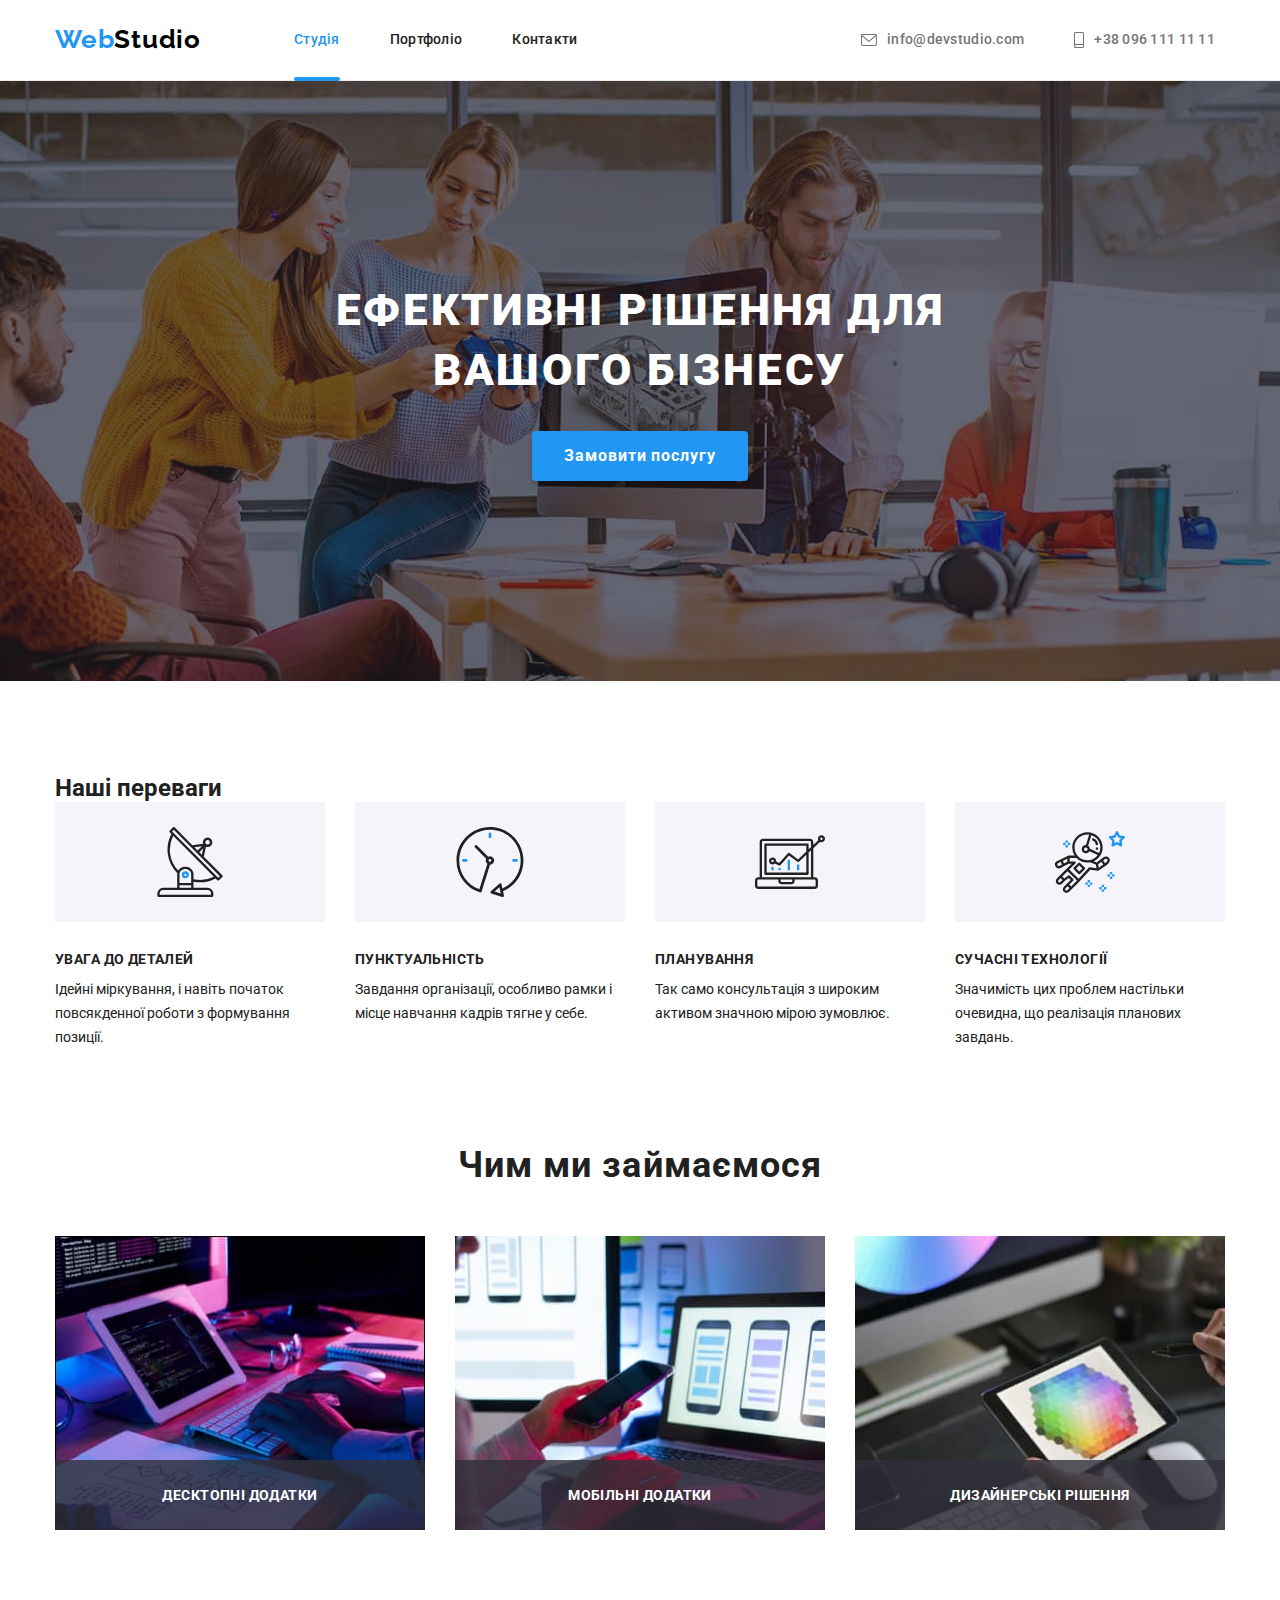
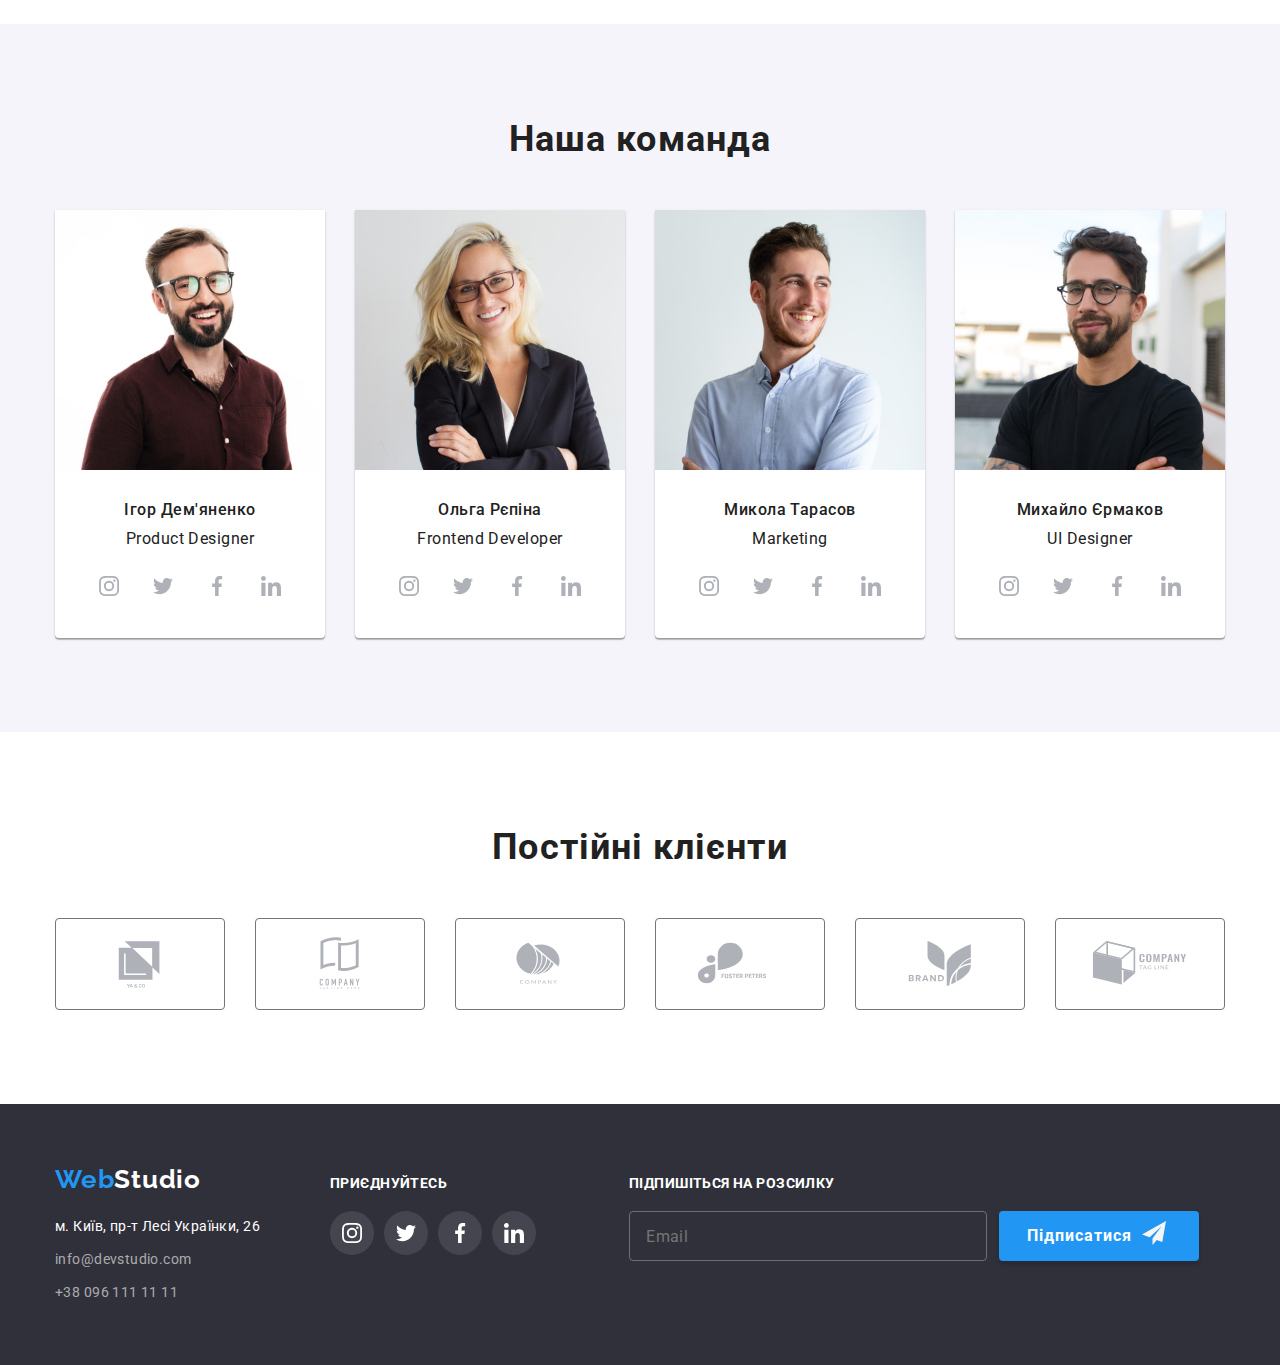
<file: index.html>
<!DOCTYPE html>
<html lang="uk">
  <head>
    <meta charset="UTF-8" />
    <meta http-equiv="X-UA-Compatible" content="IE=edge" />
    <meta name="viewport" content="width=device-width, initial-scale=1.0" />
    <title>Студія</title>
    <link rel="preconnect" href="https://fonts.googleapis.com" />
    <link rel="preconnect" href="https://fonts.gstatic.com" crossorigin />
    <link
      href="https://fonts.googleapis.com/css2?family=Raleway:wght@700&family=Roboto:wght@400;500;700;900&display=swap"
      rel="stylesheet"
    />
    <link
      rel="stylesheet"
      href="https://cdn.jsdelivr.net/npm/modern-normalize@1.1.0/modern-normalize.min.css"
    />
    <link rel="stylesheet" href="./css/main.min.css" />
    <!-- <link rel="stylesheet" href="./css/styles.css" /> -->
  </head>
  <body>
    <!-- header of the site -->
    <header class="header">
      <div class="container header__container">
        <a class="header__logo logo link" href="./index.html">
          <span class="logo__web logo">Web</span
          ><span class="logo__studio-header logo">Studio</span></a
        >
        <div class="nav">
          <nav>
            <ul class="nav__list list">
              <li class="nav__item">
                <a class="nav__link nav__link--current link" href="#">Студія</a>
              </li>
              <li class="nav__item">
                <a class="nav__link link" href="./portfolio.html"
                  >Портфоліо</a
                >
              </li>
              <li class="nav__item">
                <a class="nav__link link" href="#">Контакти</a>
              </li>
            </ul>
          </nav>
        </div>

        <div class="contact contact__container">
          <ul class="contact__list list">
            <li class="contact__item-icons contact__item">
              <a
                class="contact__link contact__list link"
                href="mailto:info@devstudio.com"
                ><svg class="contact__icon" width="16" height="12">
                  <use href="./images/icons.svg#icon-envelope"></use>
                </svg>
                info@devstudio.com
              </a>
            </li>
            <li class="contact__item-icons contact__item">
              <a class="contact__link contact__list link" href="tel:+380961111111"
                ><svg class="contact__icon" width="10" height="16">
                  <use href="./images/icons.svg#icon-smartphone"></use>
                </svg>
                +38 096 111 11 11
              </a>
            </li>
          </ul>
        </div>
      </div>
    </header>

    <!-- main content -->
    <main>
      <!-- hero -->
      <section class="hero">
        <div class="hero__container container">
          <h1 class="hero__sign">Ефективні рішення для вашого бізнесу</h1>
          <button type="button" class="button btn--preliminary" data-modal-open>
            Замовити послугу
          </button>
        </div>
      </section>
      
      <!-- specialty -->
      <section class="specialty section">
        <div class="container">
          <h2 class="visually-hidden">Наші переваги</h2>
          <ul class="specialty__list specialty__container list">
            <li class="specialty__item">
              <div class="specialty__icons-container">
                <svg class="specialty__icons" width="70" height="70">
                  <use href="./images/icons.svg#icon-antenna"></use>
                </svg>
              </div>
              <h3 class="specialty__title">увага до деталей</h3>
              <p class="specialty__text">
                Ідейні міркування, і навіть початок повсякденної роботи з
                формування позиції.
              </p>
            </li>
            <li class="specialty__item">
              <div class="specialty__icons-container">
                <svg class="specialty__icons" width="70" height="70">
                  <use href="./images/icons.svg#icon-clock"></use>
                </svg>
              </div>

              <h3 class="specialty__title">пунктуальність</h3>
              <p class="specialty__text">
                Завдання організації, особливо&nbsp;рамки і місце навчання
                кадрів тягне у&nbsp;себе.
              </p>
            </li>
            <li class="specialty__item">
              <div class="specialty__icons-container">
                <svg class="specialty__icons" width="70" height="70">
                  <use href="./images/icons.svg#icon-diagram"></use>
                </svg>
              </div>

              <h3 class="specialty__title">планування</h3>
              <p class="specialty__text">
                Так само консультація з широким активом&nbsp;значною мірою
                зумовлює.
              </p>
            </li>
            <li class="specialty__item">
              <div class="specialty__icons-container">
                <svg class="specialty__icons" width="70" height="70">
                  <use href="./images/icons.svg#icon-astronaut"></use>
                </svg>
              </div>

              <h3 class="specialty__title">сучасні технології</h3>
              <p class="specialty__text">
                Значимість цих проблем настільки очевидна, що реалізація
                планових завдань.
              </p>
            </li>
          </ul>
        </div>
      </section>
      <!-- our business -->

      <section class="business section">
        <div class="container">
          <h2 class="section-title business__title">Чим ми займаємося</h2>
            <ul class="business__list list">
              <li class="business__item">
                <div class="business__item-container">
                  <img
  src="./images/business1.jpg"
  alt="вид послуг 1"
  width="370px"
    />
                 <p class="business__text">десктопні додатки</p>
                </div>  
              </li>

                <li class="business__item">
              <div class="business__item-container">
                  <img
                    src="./images/business2.jpg"
                    alt="вид послуг 2"
                    width="370"
                  />
                  <p class="business__text">мобільні додатки</p>
              </div>
                 </li>
               <li class="business__item">
              <div class="business__item-container">
                  <img
                    src="./images/business3.jpg"
                    alt="вид послуг 3"
                    width="370"
                  />
              
                  <p class="business__text">дизайнерські рішення</p>
                </div>
              </li>
            </ul>
          </div>
        </div>
      </section>
      <!-- our team -->
      <section class="team section">
        <div class="team__container container">
          <h2 class="team__title section-title">Наша команда</h2>
          <div class="team__list-container">
            <ul class="team__list list">
              <li class="team__item">
                <img
                  src="./images/team1.jpg"
                  alt="фото Ігоря Дем'яненко"
                  width="270"
                />
                <div class="team__card">
                  <h3 class="team__card-title">Ігор Дем'яненко</h3>
                  <p class="team__card-text">Product Designer</p>
                  <ul class="team__social-list list">
                    <li class="team__social-items">
                      <a
                        class="team__social-icons"
                        href="http://instagram.com"
                        target="_blank"
                        rel="noopener nofollow noreferrer"
                      >
                        <svg class="team__icons" width="20" height="20">
                          <use href="./images/icons.svg#icon-instagram"></use>
                        </svg>
                      </a>
                    </li>

                    <li class="team__social-items">
                      <a
                        class="team__social-icons"
                        href="http://twitter.com"
                        target="_blank"
                        rel="noopener nofollow noreferrer"
                      >
                        <svg class="team__icons" width="20" height="20">
                          <use href="./images/icons.svg#icon-twitter"></use>
                        </svg>
                      </a>
                    </li>
                    <li class="team__social-items">
                      <a
                        class="team__social-icons"
                        href="http://facebook.com"
                        target="_blank"
                        rel="noopener nofollow noreferrer"
                      >
                        <svg class="team__icons" width="20" height="20">
                          <use href="./images/icons.svg#icon-facebook"></use>
                        </svg>
                      </a>
                    </li>
                    <li class="team__social-items">
                      <a
                        class="team__social-icons"
                        href="http://linkedin.com"
                        target="_blank"
                        rel="noopener nofollow noreferrer"
                      >
                        <svg class="team__icons" width="20" height="20">
                          <use href="./images/icons.svg#icon-linkedin"></use>
                        </svg>
                      </a>
                    </li>
                  </ul>
                </div>
              </li>
              <li class="team__item">
                <img
                  src="./images/team2.jpg"
                  alt="фото Ольги Рєпіною"
                  width="270"
                />
                <div class="team__card">
                  <h3 class="team__card-title">Ольга Рєпіна</h3>
                  <p class="team__card-text">Frontend Developer</p>
                  <ul class="list team__social-list">
                    <li class="team__social-items">
                      <a
                        class="team__social-icons"
                        href="http://instagram.com"
                        target="_blank"
                        rel="noopener nofollow noreferrer"
                      >
                        <svg class="team__icons" width="20" height="20">
                          <use href="./images/icons.svg#icon-instagram"></use>
                        </svg>
                      </a>
                    </li>

                    <li class="team__social-items">
                      <a
                        class="team__social-icons"
                        href="http://twitter.com"
                        target="_blank"
                        rel="noopener nofollow noreferrer"
                      >
                        <svg class="team__icons" width="20" height="20">
                          <use href="./images/icons.svg#icon-twitter"></use>
                        </svg>
                      </a>
                    </li>
                    <li class="team__social-items">
                      <a
                        class="team__social-icons"
                        href="http://facebook.com"
                        target="_blank"
                        rel="noopener nofollow noreferrer"
                      >
                        <svg class="team__icons" width="20" height="20">
                          <use href="./images/icons.svg#icon-facebook"></use>
                        </svg>
                      </a>
                    </li>
                    <li class="team__social-items">
                      <a
                        class="team__social-icons"
                        href="http://linkedin.com"
                        target="_blank"
                        rel="noopener nofollow noreferrer"
                      >
                        <svg class="team__icons" width="20" height="20">
                          <use href="./images/icons.svg#icon-linkedin"></use>
                        </svg>
                      </a>
                    </li>
                  </ul>
                </div>
              </li>
              <li class="team__item">
                <img
                  src="./images/team3.jpg"
                  alt="фото Миколи Тарасова"
                  width="270"
                />
                <div class="team__card">
                  <h3 class="team__card-title">Микола Тарасов</h3>
                  <p class="team__card-text">Marketing</p>
                  <ul class="list team__social-list">
                    <li class="team__social-items">
                      <a
                        class="team__social-icons"
                        href="http://instagram.com"
                        target="_blank"
                        rel="noopener nofollow noreferrer"
                      >
                        <svg class="team__icons" width="20" height="20">
                          <use href="./images/icons.svg#icon-instagram"></use>
                        </svg>
                      </a>
                    </li>

                    <li class="team__social-items">
                      <a
                        class="team__social-icons"
                        href="http://twitter.com"
                        target="_blank"
                        rel="noopener nofollow noreferrer"
                      >
                        <svg class="team__icons" width="20" height="20">
                          <use href="./images/icons.svg#icon-twitter"></use>
                        </svg>
                      </a>
                    </li>
                    <li class="team__social-items">
                      <a
                        class="team__social-icons"
                        href="http://facebook.com"
                        target="_blank"
                        rel="noopener nofollow noreferrer"
                      >
                        <svg class="team__icons" width="20" height="20">
                          <use href="./images/icons.svg#icon-facebook"></use>
                        </svg>
                      </a>
                    </li>
                    <li class="team__social-items">
                      <a
                        class="team__social-icons"
                        href="http://linkedin.com"
                        target="_blank"
                        rel="noopener nofollow noreferrer"
                      >
                        <svg class="team__icons" width="20" height="20">
                          <use href="./images/icons.svg#icon-linkedin"></use>
                        </svg>
                      </a>
                    </li>
                  </ul>
                </div>
              </li>
              <li class="team__item">
                <img
                  src="./images/team4.jpg"
                  alt="фото Михайла Єрмакова"
                  width="270"
                />
                <div class="team__card">
                  <h3 class="team__card-title">Михайло Єрмаков</h3>
                  <p class="team__card-text">UI Designer</p>
                  <ul class="list team__social-list">
                    <li class="team__social-items">
                      <a
                        class="team__social-icons"
                        href="http://instagram.com"
                        target="_blank"
                        rel="noopener nofollow noreferrer"
                      >
                        <svg class="team__icons" width="20" height="20">
                          <use href="./images/icons.svg#icon-instagram"></use>
                        </svg>
                      </a>
                    </li>

                    <li class="team__social-items">
                      <a
                        class="team__social-icons"
                        href="http://twitter.com"
                        target="_blank"
                        rel="noopener nofollow noreferrer"
                      >
                        <svg class="team__icons" width="20" height="20">
                          <use href="./images/icons.svg#icon-twitter"></use>
                        </svg>
                      </a>
                    </li>
                    <li class="team__social-items">
                      <a
                        class="team__social-icons"
                        href="http://facebook.com"
                        target="_blank"
                        rel="noopener nofollow noreferrer"
                      >
                        <svg class="team__icons" width="20" height="20">
                          <use href="./images/icons.svg#icon-facebook"></use>
                        </svg>
                      </a>
                    </li>
                    <li class="team__social-items">
                      <a
                        class="team__social-icons"
                        href="http://linkedin.com"
                        target="_blank"
                        rel="noopener nofollow noreferrer"
                      >
                        <svg class="team__icons" width="20" height="20">
                          <use href="./images/icons.svg#icon-linkedin"></use>
                        </svg>
                      </a>
                    </li>
                  </ul>
                </div>
              </li>
            </ul>
          </div>
        </div>
      </section>

      <!-- clients -->
      <section class="clients section">
        <div class="container">
          <h2 class="clients__text section-title">Постійні клієнти</h2>
          <ul class="clients__list list">
            <li class="clients__item">
              <a href="" class="clients__item-icons">
                <svg class="client__item-icon" width="106" height="60">
                  <use href="./images/icons.svg#icon-logo-1"></use>
                </svg>
              </a>
            </li>
            <li class="clients__item">
              <a href="" class="clients__item-icons">
                <svg class="client__item-icon" width="106" height="60">
                  <use href="./images/icons.svg#icon-logo-2"></use>
                </svg>
              </a>
            </li>
            <li class="clients__item">
              <a href="" class="clients__item-icons">
                <svg class="client__item-icon" width="106" height="60">
                  <use href="./images/icons.svg#icon-logo-3"></use>
                </svg>
              </a>
            </li>
            <li class="clients__item">
              <a href="" class="clients__item-icons">
                <svg class="client__item-icon" width="106" height="60">
                  <use href="./images/icons.svg#icon-logo-4"></use>
                </svg>
              </a>
            </li>
            <li class="clients__item">
              <a href="" class="clients__item-icons">
                <svg class="client__item-icon" width="106" height="60">
                  <use href="./images/icons.svg#icon-logo-5"></use>
                </svg>
              </a>
            </li>
            <li class="clients__item">
              <a href="" class="clients__item-icons">
                <svg class="client__item-icon" width="106" height="60">
                  <use href="./images/icons.svg#icon-logo-6"></use>
                </svg>
              </a>
            </li>
          </ul>
        </div>

      </section>
    </main>
    <!-- background -->
    <footer class="footer">
      <div class="footer__container container">
        <div class="footer__contacts">
          <a href="./index.html" class="logo--mb link"
            ><span class="logo__web logo">Web</span
            ><span class="logo__studio-footer logo">Studio</span></a
          >
          <address>
            <ul class="address__list list">
              <li class="address__item">
                <a
                  href="https://goo.gl/maps/tbxTE9ojFHjDwj2v6"
                  target="_blank"
                  rel="noopener nofollow noreferrer"
                  class="location link"
                  >м. Київ, пр-т Лесі Українки, 26</a
                >
              </li>
              <li class="address__item">
                <a href="mailto:info@devstudio.com" class="address__style link"
                  >info@devstudio.com</a
                >
              </li>
              <li class="address__item">
                <a href="tel:+380961111111" class="address__style link"
                  >+38 096 111 11 11</a
                >
              </li>
            </ul>
          </address>
        </div>
        <div class="footer__social">
          <p class="footer__text">приєднуйтесь</p>
          <ul class="footer__social-list list">
            <li class="footer__social-item">
              <a
                href="http://instagram.com"
                target="_blank"
                rel="noopener nofollow noreferrer"
                class="footer__social-link"
              >
                <svg class="footer__social-icons" width="20" height="20">
                  <use href="./images/icons.svg#icon-instagram"></use>
                </svg>
              </a>
            </li>
            <li class="footer__social-item">
              <a
                href="http://twitter.com"
                target="_blank"
                rel="noopener nofollow noreferrer"
                class="footer__social-link"
              >
                <svg class="footer__social-icons" width="20" height="20">
                  <use href="./images/icons.svg#icon-twitter"></use>
                </svg>
              </a>
            </li>
            <li class="footer__social-item">
              <a
                href="http://facebook.com"
                target="_blank"
                rel="noopener nofollow noreferrer"
                class="footer__social-link"
              >
                <svg class="footer__social-icons" width="20" height="20">
                  <use href="./images/icons.svg#icon-facebook"></use>
                </svg>
              </a>
            </li>
            <li class="footer__social-item">
              <a
                href="http://linkedin.com"
                target="_blank"
                rel="noopener nofollow noreferrer"
                class="footer__social-link"
              >
                <svg class="footer__social-icons" width="20" height="20">
                  <use href="./images/icons.svg#icon-linkedin"></use>
                </svg>
              </a>
            </li>
          </ul>
        </div>
        <div class="footer__form">
          <p class="footer__text">Підпишіться на розсилку</p>
           <form class="footer__form-form">
               <label for="email" class="footer-form-label">
                <input type="email" class="footer__form-input" name="email" placeholder="Email">
                </label>
                <button class="footer__btn" type="submit">Підписатися <span><svg class="footer__icon" width="24" height="24">
                  <use href="./images/icons.svg#icon-icon-send"></use>
                </svg></span></button>
           </form>
        </div>

      </div>
    </footer>
        <!-- modal window -->
        <div class="backdrop backdrop--hidden" data-modal>
        <div class="modal">
          <p class="modal-text">Залиште свої дані, ми вам передзвонимо</p>
          <form class="modal-form">
            <div class="modal-form-container">
              <label class="modal-form-input">
                               <span class="form-label">Ім'я</span>
 <input class="modal-input" type="text" name="name">
                <svg class="modal-icons" width="18" height="18">
                  <use href="./images/icons.svg#icon-person-black-18dp-1"></use>
                </svg>
              </label>
              <label class="modal-form-input">
                <span class="form-label">Телефон</span>
                <input class="modal-input" type="tel" name="phone">
                <svg class="modal-icons" width="18" height="18">
                  <use href="./images/icons.svg#icon-phone-black-18dp-1"></use>
                </svg>
              </label>
              <label class="modal-form-input">
                 <span class="form-label">Пошта</span>
               <input class="modal-input" type="text" name="email">
                <svg class="modal-icons" width="18" height="18">
                  <use href="./images/icons.svg#icon-email-black-18dp-1"></use>
                </svg>
              </label>
              <label class="form-input">
                <span class="form-label">Коментар</span>
                <textarea class="form-textarea" name="text" rows="5" placeholder="Введіть текст"></textarea>
              </label>
  <label class="checkbox-text-label">
     <input class="form-checkbox" type="checkbox" name="accept" visually-hidden>
     <!-- <svg class="form-checkbox-icon" width="16" height="15">
       <use class="unchecked" href="./images/icons.svg#icon-icon-uncheck"></use>
       <use class="checked" href="./images/icons.svg#icon-icon-check"></use>
      </svg> -->
   <span class="checkbox-text">Погоджуюся з розсилкою та приймаю <a href="./README.txt"><span class="modal-license-text">Умови договору</span></a> </span>
  </label>
           <button class="modal-btn" type="submit">Відправити</button>
            </div>
          </form>
     <button class="close-btn" type="button" data-modal-close><svg class="modal-icon" width="18" height="18">
      <use href="./images/icons.svg#icon-close"></use>
    </svg></button>
        </div>
      </div>
    
    <script src="./js/modal.js"></script>
  </body>
</html>
</file>
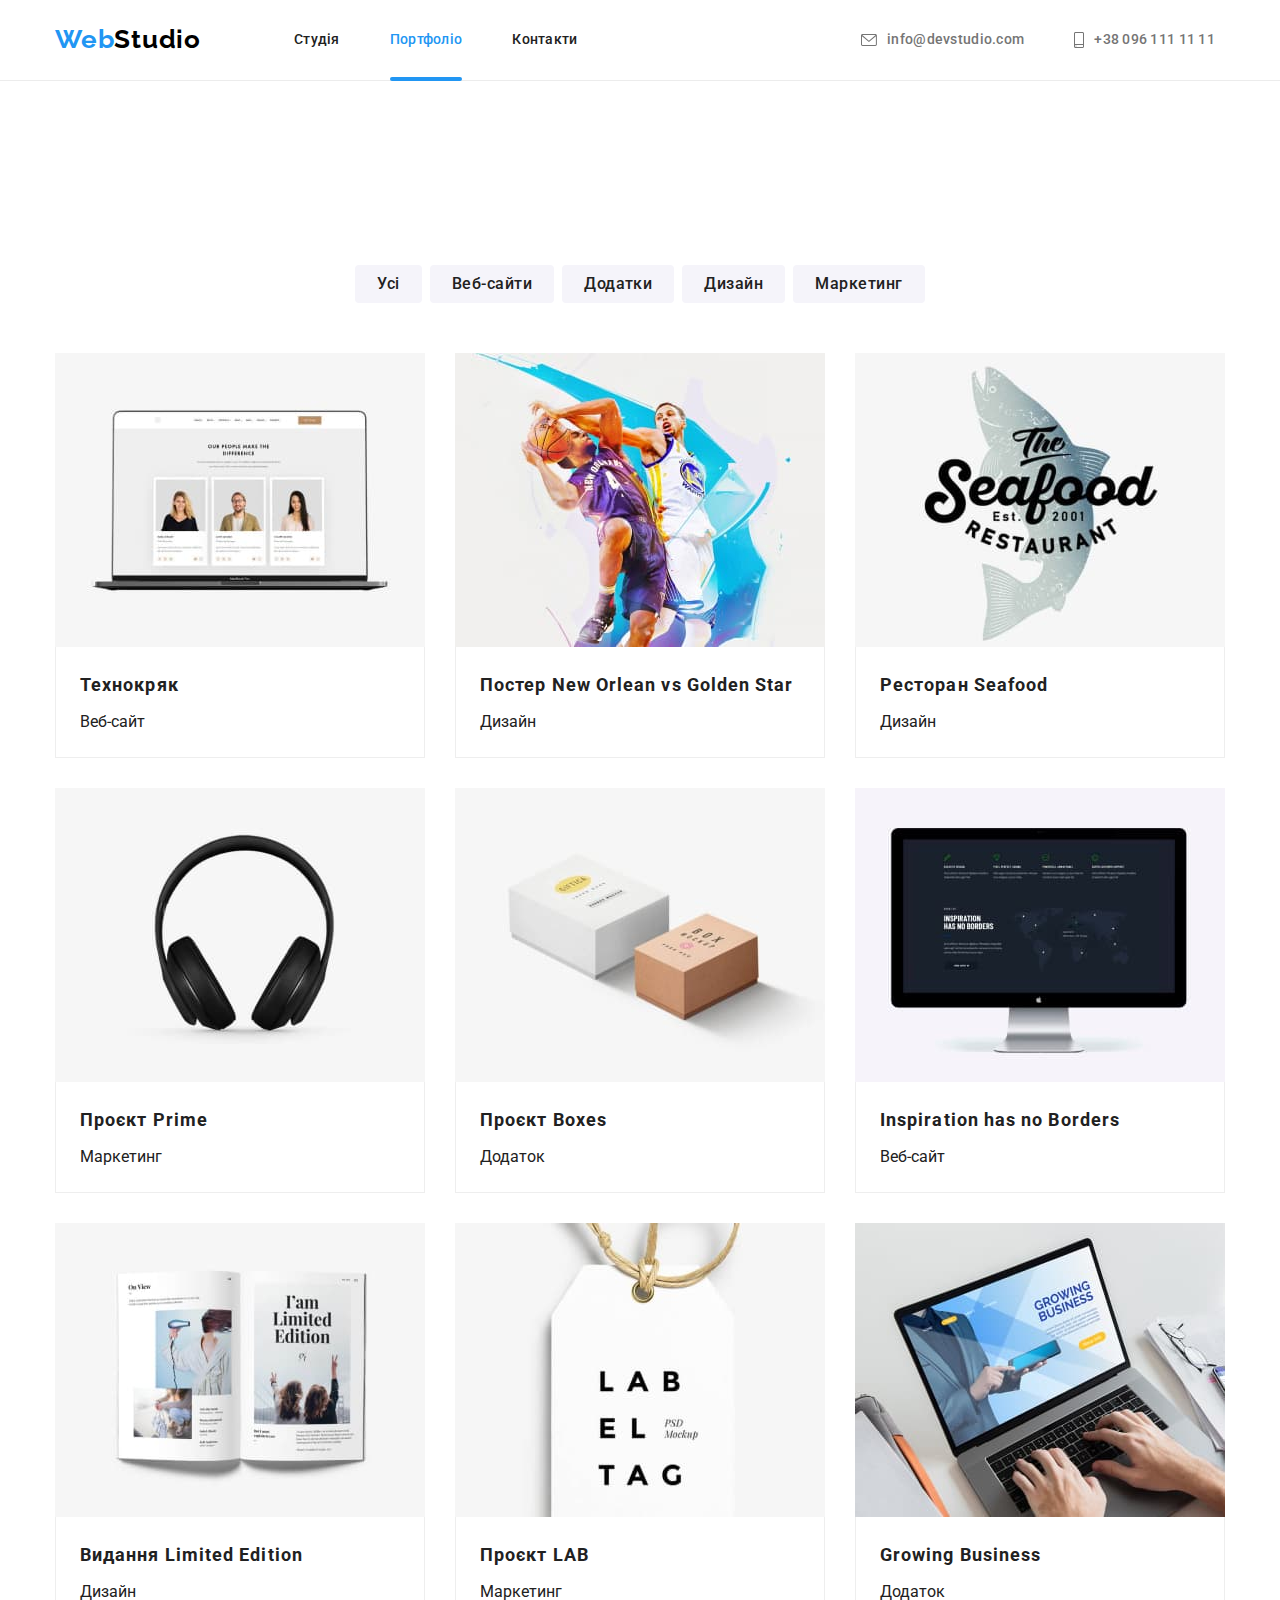
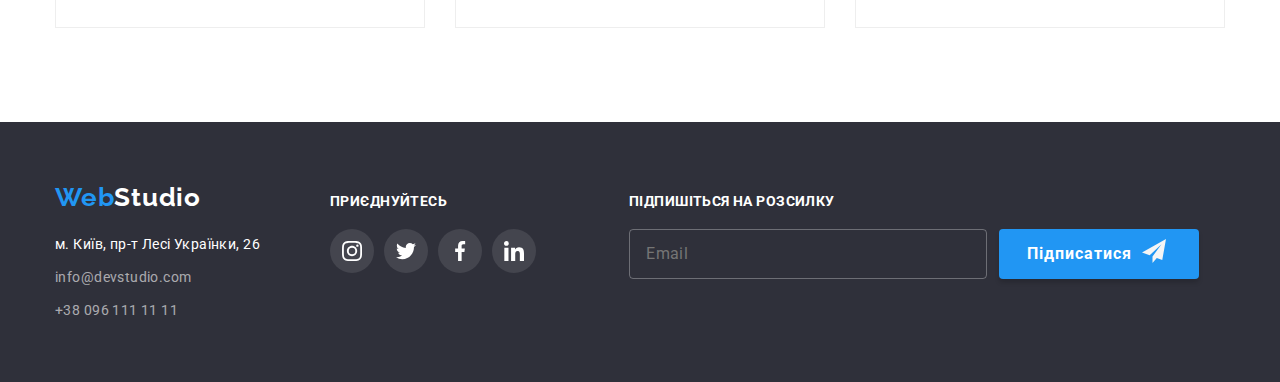
<file: portfolio.html>
<!DOCTYPE html>
<html lang="uk">
  <head>
    <meta charset="UTF-8" />
    <meta http-equiv="X-UA-Compatible" content="IE=edge" />
    <meta name="viewport" content="width=device-width, initial-scale=1.0" />
    <title>Портфоліо</title>
    <link rel="preconnect" href="https://fonts.googleapis.com" />
    <link rel="preconnect" href="https://fonts.gstatic.com" crossorigin />
    <link
      href="https://fonts.googleapis.com/css2?family=Raleway:wght@700&family=Roboto:wght@400;500;700;900&display=swap"
      rel="stylesheet"
    />
    <link
      rel="stylesheet"
      href="https://cdn.jsdelivr.net/npm/modern-normalize@1.1.0/modern-normalize.min.css"
    />
    <link rel="stylesheet" href="./css/main.min.css" />
    <!-- <link rel="stylesheet" href="./css/styles.css" /> -->
  </head>
  <body>
    <!-- header of the site -->
    <header class="header">
      <div class="container header__container">
        <a class="header__logo logo link" href="./index.html">
          <span class="logo__web logo">Web</span
          ><span class="logo__studio-header logo">Studio</span></a
        >
        <div class="nav">
          <nav>
            <ul class="nav__list list">
              <li class="nav__item">
                <a class="nav__link link" href="./index.html">Студія</a>
              </li>
              <li class="nav__item">
                <a class="nav__link nav__link--current link" href="#"
                  >Портфоліо</a
                >
              </li>
              <li class="nav__item">
                <a class="nav__link link" href="#">Контакти</a>
              </li>
            </ul>
          </nav>
        </div>

        <div class="contact contact__container">
          <ul class="contact__list list">
            <li class="contact__item-icons contact__item">
              <a
                class="contact__link contact__list link"
                href="mailto:info@devstudio.com"
                ><svg class="contact__icon" width="16" height="12">
                  <use href="./images/icons.svg#icon-envelope"></use>
                </svg>
                info@devstudio.com
              </a>
            </li>
            <li class="contact__item-icons contact__item">
              <a
                class="contact__link contact__list link"
                href="tel:+380961111111"
                ><svg class="contact__icon" width="10" height="16">
                  <use href="./images/icons.svg#icon-smartphone"></use>
                </svg>
                +38 096 111 11 11
              </a>
            </li>
          </ul>
        </div>
      </div>
    </header>
    <main>
      <!-- Основні проекти -->
      <section class="projects__section projects section">
        <div class="container">
          <h1 class="visually-hidden">Основні проекти</h1>
          <!-- Групування проектів -->
          <ul class="projects__group-list list">
            <li class="projects__group-item">
              <button type="button" class="btn--filter button">Усі</button>
            </li>
            <li class="projects__group-item">
              <button type="button" class="btn--filter button">
                Веб-сайти
              </button>
            </li>
            <li class="projects__group-item">
              <button type="button" class="btn--filter button">Додатки</button>
            </li>
            <li class="projects__group-item">
              <button type="button" class="btn--filter button">Дизайн</button>
            </li>
            <li class="projects__group-item">
              <button type="button" class="btn--filter button">
                Маркетинг
              </button>
            </li>
          </ul>
          <!-- Описи проектів -->
          <ul class="project__list project list">
            <li class="project__item">
              <div class="project__thumb">
                <img
                  src="./images/project1.jpg"
                  alt="Вебсайт Технокряк"
                  width="370px"
                />
                <div class="project__overlay">
                  <p class="project__overlay-text">
                    Ресурс пропонує комплексні пропозиції з різним рівнем
                    функціоналу та сервісів. Все це дозволить відвідувачу
                    отримати вичерпні відомості про компанію чи приватну особу.
                  </p>
                </div>
              </div>
              <div class="project__frame">
                <h2 class="project__title">Технокряк</h2>
                <p class="project__text">Веб-сайт</p>
              </div>
            </li>
            <li class="project__item">
              <div class="project__thumb">
                <img
                  src="./images/project2.jpg"
                  alt="Постер New Orlean vs Golden Star"
                  width="370px"
                />
                <div class="project__overlay">
                  <p class="project__overlay-text">
                    Ресурс пропонує комплексні пропозиції з різним рівнем
                    функціоналу та сервісів. Все це дозволить відвідувачу
                    отримати вичерпні відомості про компанію чи приватну особу.
                  </p>
                </div>
              </div>
              <div class="project__frame">
                <h2 class="project__title">Постер New Orlean vs Golden Star</h2>
                <p class="project__text">Дизайн</p>
              </div>
            </li>
            <li class="project__item">
              <div class="project__thumb">
                <img
                  src="./images/project3.jpg"
                  alt="Лого Ресторану Seafood"
                  width="370px"
                />
                <div class="project__overlay">
                  <p class="project__overlay-text">
                    Ресурс пропонує комплексні пропозиції з різним рівнем
                    функціоналу та сервісів. Все це дозволить відвідувачу
                    отримати вичерпні відомості про компанію чи приватну особу.
                  </p>
                </div>
              </div>
              <div class="project__frame">
                <h2 class="project__title">Ресторан Seafood</h2>
                <p class="project__text">Дизайн</p>
              </div>
            </li>
            <li class="project__item">
              <div class="project__thumb">
                <img
                  src="./images/project4.jpg"
                  alt="Лого Проєкту Prime"
                  width="370px"
                />
                <div class="project__overlay">
                  <p class="project__overlay-text">
                    Ресурс пропонує комплексні пропозиції з різним рівнем
                    функціоналу та сервісів. Все це дозволить відвідувачу
                    отримати вичерпні відомості про компанію чи приватну особу.
                  </p>
                </div>
              </div>
              <div class="project__frame">
                <h2 class="project__title">Проєкт Prime</h2>
                <p class="project__text">Маркетинг</p>
              </div>
            </li>
            <li class="project__item">
              <div class="project__thumb">
                <img
                  src="./images/project5.jpg"
                  alt="Лого Проєкту Boxes"
                  width="370px"
                />
                <div class="project__overlay">
                  <p class="project__overlay-text">
                    Ресурс пропонує комплексні пропозиції з різним рівнем
                    функціоналу та сервісів. Все це дозволить відвідувачу
                    отримати вичерпні відомості про компанію чи приватну особу.
                  </p>
                </div>
              </div>
              <div class="project__frame">
                <h2 class="project__title">Проєкт Boxes</h2>
                <p class="project__text">Додаток</p>
              </div>
            </li>
            <li class="project__item">
              <div class="project__thumb">
                <img
                  src="./images/project6.jpg"
                  alt="Веб-сайт Inspiration has no
                  Borders"
                  width="370px"
                />
                <div class="project__overlay">
                  <p class="project__overlay-text">
                    Ресурс пропонує комплексні пропозиції з різним рівнем
                    функціоналу та сервісів. Все це дозволить відвідувачу
                    отримати вичерпні відомості про компанію чи приватну особу.
                  </p>
                </div>
              </div>
              <div class="project__frame">
                <h2 class="project__title">Inspiration has no Borders</h2>
                <p class="project__text">Веб-сайт</p>
              </div>
            </li>
            <li class="project__item">
              <div class="project__thumb">
                <img
                  src="./images/project7.jpg"
                  alt="Видання Limited Edition"
                  width="370px"
                />
                <div class="project__overlay">
                  <p class="project__overlay-text">
                    Ресурс пропонує комплексні пропозиції з різним рівнем
                    функціоналу та сервісів. Все це дозволить відвідувачу
                    отримати вичерпні відомості про компанію чи приватну особу.
                  </p>
                </div>
              </div>
              <div class="project__frame">
                <h2 class="project__title">Видання Limited Edition</h2>
                <p class="project__text">Дизайн</p>
              </div>
            </li>
            <li class="project__item">
              <div class="project__thumb">
                <img
                  src="./images/project8.jpg"
                  alt="Лого Проєкту LAB"
                  width="370px"
                />
                <div class="project__overlay">
                  <p class="project__overlay-text">
                    Ресурс пропонує комплексні пропозиції з різним рівнем
                    функціоналу та сервісів. Все це дозволить відвідувачу
                    отримати вичерпні відомості про компанію чи приватну особу.
                  </p>
                </div>
              </div>
              <div class="project__frame">
                <h2 class="project__title">Проєкт LAB</h2>
                <p class="project__text">Маркетинг</p>
              </div>
            </li>

            <li class="project__item">
              <div class="project__thumb">
                <img
                  src="./images/project9.jpg"
                  alt="Лого Додатку Growing Busines"
                  width="370px"
                />
                <div class="project__overlay">
                  <p class="project__overlay-text">
                    Ресурс пропонує комплексні пропозиції з різним рівнем
                    функціоналу та сервісів. Все це дозволить відвідувачу
                    отримати вичерпні відомості про компанію чи приватну особу.
                  </p>
                </div>
              </div>
              <div class="project__frame">
                <h2 class="project__title">Growing Business</h2>
                <p class="project__text">Додаток</p>
              </div>
            </li>
          </ul>
        </div>
      </section>
    </main>
    <!-- background -->
    <footer class="footer">
      <div class="footer__container container">
        <div class="footer__contacts">
          <a href="./index.html" class="logo--mb link"
            ><span class="logo__web logo">Web</span
            ><span class="logo__studio-footer logo">Studio</span></a
          >
          <address>
            <ul class="address__list list">
              <li class="address__item">
                <a
                  href="https://goo.gl/maps/tbxTE9ojFHjDwj2v6"
                  target="_blank"
                  rel="noopener nofollow noreferrer"
                  class="location link"
                  >м. Київ, пр-т Лесі Українки, 26</a
                >
              </li>
              <li class="address__item">
                <a href="mailto:info@devstudio.com" class="address__style link"
                  >info@devstudio.com</a
                >
              </li>
              <li class="address__item">
                <a href="tel:+380961111111" class="address__style link"
                  >+38 096 111 11 11</a
                >
              </li>
            </ul>
          </address>
        </div>
        <div class="footer__social">
          <p class="footer__text">приєднуйтесь</p>
          <ul class="footer__social-list list">
            <li class="footer__social-item">
              <a
                href="http://instagram.com"
                target="_blank"
                rel="noopener nofollow noreferrer"
                class="footer__social-link"
              >
                <svg class="footer__social-icons" width="20" height="20">
                  <use href="./images/icons.svg#icon-instagram"></use>
                </svg>
              </a>
            </li>
            <li class="footer__social-item">
              <a
                href="http://twitter.com"
                target="_blank"
                rel="noopener nofollow noreferrer"
                class="footer__social-link"
              >
                <svg class="footer__social-icons" width="20" height="20">
                  <use href="./images/icons.svg#icon-twitter"></use>
                </svg>
              </a>
            </li>
            <li class="footer__social-item">
              <a
                href="http://facebook.com"
                target="_blank"
                rel="noopener nofollow noreferrer"
                class="footer__social-link"
              >
                <svg class="footer__social-icons" width="20" height="20">
                  <use href="./images/icons.svg#icon-facebook"></use>
                </svg>
              </a>
            </li>
            <li class="footer__social-item">
              <a
                href="http://linkedin.com"
                target="_blank"
                rel="noopener nofollow noreferrer"
                class="footer__social-link"
              >
                <svg class="footer__social-icons" width="20" height="20">
                  <use href="./images/icons.svg#icon-linkedin"></use>
                </svg>
              </a>
            </li>
          </ul>
        </div>
        <div class="footer__form">
          <p class="footer__text">Підпишіться на розсилку</p>
          <form class="footer__form-form">
            <label for="email" class="footer-form-label">
              <input
                type="email"
                class="footer__form-input"
                name="email"
                placeholder="Email"
              />
            </label>
            <button class="footer__btn" type="submit">
              Підписатися
              <span
                ><svg class="footer__icon" width="24" height="24">
                  <use href="./images/icons.svg#icon-icon-send"></use></svg
              ></span>
            </button>
          </form>
        </div>
      </div>
    </footer>
  </body>
</html>
</file>
<file: css/styles.css>
:root {
  --main-color: #212121;
  --active-color: #2196F3;
  --second-color: #757575;
  --button-color: #f5f4fa;
  --icons-color: #AFB1B8;
  --main-white-color: #ffffff;
  --hero-background: #2F303A;
  --main-background: #F5F5F5;
  --main-font: 'Roboto', sans-serif;
  --second-font: 'Raleway', sans-serif;
  --slow-transform: 250ms;
  --trans-timing: cubic-bezier(0.4, 0, 0.2, 1);
  --idx-backdrop: 1000;
}

html {
  box-sizing: border-box;
}

::after,
::before {
  box-sizing: inherit;
}

body {
  font-family: 'Roboto', sans-serif;
  color: var(--main-color);
  background-color: var(--main-white-color);
}

a,
.link {
  text-decoration: none;
}

h1,
h2,
h3,
h4,
h5,
h6,
p,
ul {
  margin: 0px;
  padding: 0px;
}

img {
  display: block;
  max-width: 100%;
  height: auto;
}

.list {
  list-style: none;
}

.visually-hidden {
  position: absolute;
  width: 1px;
  height: 1px;
  margin: -1px;
  border: 0;
  padding: 0;
  white-space: nowrap;
  clip-path: inset(100%);
  clip: rect(0 0 0 0);
  overflow: hidden;
}

.container {
  width: 1200px;
  margin-left: auto;
  margin-right: auto;
  padding: 0 15px;
}

.section-title {
  font-weight: 700;
  font-size: 36px;
  line-height: 1.17;
  text-align: center;
  letter-spacing: 0.03em;
}

.text {
  letter-spacing: 0.03em;
  color: var(--second-color);
}

.button {
  cursor: pointer;
  font-family: inherit;
  text-align: center;
  border-radius: 4px;
  border: transparent;
}


/* header styles */
/* logo comment */

.header {
  border-bottom: 1px solid #ECECEC;
}

.header__container {
  display: flex;

  padding: 0 15px 0 15px;
}

.logo {
  font-family: var(--second-font);
  font-weight: 700;
  font-size: 26px;
  line-height: 1.19;
  letter-spacing: 0.03em;
}

.header__logo {
  margin-right: 93px;
  padding: 24px 0;
  align-items: center;
}

.nav {
  display: flex;
  align-items: center;
}

.nav__list {
  display: flex;
}

.nav__list,
.contact__list {
  font-weight: 500;
  font-size: 14px;
  line-height: 1.14;
  letter-spacing: 0.02em;
}

.nav__item:not(:last-child) {
  margin-right: 50px;
}

.nav__item {
  margin-bottom: 0;
}

.nav__link {
  color: var(--main-color);
  transition-property: color;
  transition-duration: var(--slow-transform);
  transition-timing-function: var(--trans-timing);
}

.nav__link {
  display: block;
  padding: 32px 0;
  position: relative;
}

.nav__link--current {
  color: var(--active-color);
}

.nav__link--current::after {
  content: "";
  display: block;
  width: 100%;
  height: 4px;
  border-radius: 2px;
  background-color: var(--active-color);
  position: absolute;
  bottom: -1px;
  left: 0;
}

.nav__link:hover,
.nav__link:focus {
  color: var(--active-color);
  fill: currentColor;
}

.nav__link:active,
.contact__link:active {
  color: var(--active-color);
}

.contact__list {
  color: var(--second-color);
  display: flex;
  align-items: center;
  justify-content: center;
  transition-property: color;
  transition-duration: var(--slow-transform);
  transition-timing-function: var(--trans-timing);
}

.contact__container {
  display: flex;
  align-items: center;
  margin-left: auto;
}

.contact__list .contact__item:not(:last-child) {
  margin-right: 50px;
}

.contact__link {
  padding: 32px 0;
}

.contact__item-icons {
  margin-right: 10px;
  fill: var(--second-color);
  transition-property: fill;
  transition-duration: var(--slow-transform);
  transition-timing-function: var(--trans-timing);
}

.contact__link:hover,
.contact__link:focus {
  color: var(--active-color);
  fill: currentColor;
}

.contact__icon {
  margin-right: 10px;
}

.contact__item-icons:hover,
.contact__item-icons:focus {
  color: var(--active-color);
  fill: currentColor;
}


/* main styles */
.section {
  padding-bottom: 94px;
}

/* hero styles */
.hero {
  background: var(--hero-background);
  padding-top: 200px;
  padding-bottom: 200px;
  background-image: linear-gradient(rgba(47, 48, 58, 0.4), rgba(47, 48, 58, 0.4)), url(../images/background-hero.jpg);
  background-repeat: no-repeat;
  max-width: 1600px;
  margin-left: auto;
  margin-right: auto;
  background-position: center;
  background-size: cover;
}

h1 {
  font-weight: 900;
  font-size: 44px;
  line-height: 1.36;
  text-align: center;
  letter-spacing: 0.06em;
  text-transform: uppercase;
  color: var(--main-white-color);
  margin-bottom: 30px;
}

.hero__sign {
  margin-left: auto;
  margin-right: auto;
  width: 696px;
}

.btn--preliminary {
  font-weight: 700;
  font-size: 16px;
  line-height: 1.88;
  letter-spacing: 0.06em;
  color: var(--main-white-color);
  background-color: var(--active-color);
  box-shadow: 0px 4px 4px rgba(0, 0, 0, 0.15);
  transition-property: background-color;
  transition-duration: var(--slow-transform);
  transition-timing-function: var(--trans-timing);

  display: block;
  margin-left: auto;
  margin-right: auto;
  align-items: center;
  height: 50px;
  width: 216px;
}

.btn--preliminary:hover,
.btn--preliminary:focus {
  background-color: #188CE8;
}

.btn--filter:hover,
.btn--filter:focus {
  color: var(--main-white-color);
  background: var(--active-color);
}

/* specialty styles */

.specialty {
  padding-top: 94px;
}

.specialty__container {
  display: flex;
  padding-left: 0;
}

.specialty__icons-container {
  width: 270px;
  background-color: #F5F4FA;
  display: flex;
  align-items: center;
  justify-content: center;
  margin-bottom: 30px;
  padding: 25px 100px;
}

.specialty__icons {
  fill: #212121;

}

.specialty__title {
  font-weight: 700;
  font-size: 14px;
  line-height: 1.14;
  letter-spacing: 0.03em;
  text-transform: uppercase;
  margin-bottom: 10px;
}

.specialty__text {
  font-size: 14px;
  line-height: 1.71;
}

.specialty__item {
  width: 270px;
}

.specialty__item:not(:last-child) {
  margin-right: 30px;
}

/* our business styles */
.business__list {
  display: flex;
}

.business__title {
  margin-bottom: 50px;
}

.business__item:not(:last-child) {
  margin-right: 30px;
}

.business__item {
  margin-bottom: 0px;
  flex-basis: calc((100% - 30px) / 3);

}

.business__item-container {
  display: flex;
  position: relative;
}

.business__text {
  display: flex;
  align-items: center;
  justify-content: center;
  position: absolute;
  bottom: 0;
  left: 0;

  font-weight: 700;
  font-size: 14px;
  line-height: calc(16 / 14);
  letter-spacing: 0.03em;
  text-transform: uppercase;

  color: var(--main-white-color);
  background: rgba(47, 48, 58, 0.8);
  padding: 27px 0;
  /* width: 97%; */
  width: 370px;

}

/* out team styles */
.team {
  letter-spacing: 0.03em;
  text-align: center;
  background: var(--button-color);
  /* transition-property: background;
  transition-duration: var(--slow-transform);
  transition-timing-function: var(--trans-timing); */
  padding-top: 94px;
}

.team__title {
  margin-bottom: 50px;
}


.team__list {
  display: flex;
  padding-right: 0;
}

.team__item {
  background: var(--main-white-color);
  box-shadow: 0px 1px 3px rgba(0, 0, 0, 0.12), 0px 1px 1px rgba(0, 0, 0, 0.14), 0px 2px 1px rgba(0, 0, 0, 0.2);
  border-radius: 0px 0px 4px 4px;
  flex-basis: calc((100% - 30px) / 4);
  /* transition-property: background-color;
  transition-duration: var(--slow-transform);
  transition-timing-function: var(--trans-timing); */
}

.team__item:not(:last-child) {
  margin-right: 30px;
}

.team__card-title {
  font-weight: 500;
  font-size: 16px;
  line-height: 1.1875;
  text-align: center;
  letter-spacing: 0.03em;
  margin-bottom: 10px;
}

.team__social-list {
  display: flex;
  align-items: center;
  justify-content: center;
  /* color: var(--icons-color); */
  /* transition-property: color, transform;
  transition-duration: var(--slow-transform);
  transition-timing-function: var(--trans-timing); */
  flex-basis: calc((100% - 10px) / 4);
}


.team__social-items {
  width: 44px;
  height: 44px;
  /* fill: var(--icons-color); */
  /* transition-property: fill;
  transition-duration: var(--slow-transform);
  transition-timing-function: var(--trans-timing); */
}

.team__social-icons {
  display: flex;
  width: 100%;
  height: 100%;
  align-items: center;
  justify-content: center;
  fill: var(--icons-color);
  border-radius: 50%;
  transition-property: fill, background-color;
  transition-duration: var(--slow-transform);
  transition-timing-function: var(--trans-timing);
}

.team__social-icons:hover,
.team__social-icons:focus {
  fill: var(--main-white-color);
  /* border-radius: 50%; */
  background-color: var(--active-color);
}

.team__social-items {
  border-radius: 50%;
}

.team__social-items:not(:last-child) {
  margin-right: 10px;
}

.team__card-text {
  font-size: 16px;
  line-height: 1.19;
  text-align: center;
  margin-bottom: 16px;
}

.team__card {
  padding-top: 30px;
  padding-bottom: 30px;
}

/* clients-styles */
.clients {
  padding-top: 94px;
}

.clients__text {
  margin-bottom: 50px;
}

.clients__list {
  display: flex;
  align-items: center;
  justify-content: space-between;
}

.clients__item {
  fill: var(--icons-color);
  transition-property: fill;
  transition-duration: var(--slow-transform);
  transition-timing-function: var(--trans-timing);
}

.clients__item-icons {
  border: 1px solid var(--second-color);
  border-radius: 4px;
  fill: var(--icons-color);
  transition-property: fill, border;
  transition-duration: var(--slow-transform);
  transition-timing-function: var(--trans-timing);
  display: flex;
  align-items: center;
  justify-content: center;
  width: 170px;
  height: 92px;
}

.clients__item-icons:hover,
.clients__item-icons:focus {
  fill: var(--active-color);
  border: 1px solid var(--active-color);
}

/* projects-styles */

.projects__section {
  padding-top: 94px;
  padding-bottom: 94px;
}

.projects__group-list {
  display: flex;
  flex-wrap: wrap;
  margin-bottom: 50px;
  justify-content: center;
}

.btn--filter {
  font-weight: 500;
  font-size: 16px;
  line-height: 1.62;
  letter-spacing: 0.03em;
  color: var(--main-color);
  background: var(--button-color);
  /* box-shadow: 0px 3px 1px rgba(0, 0, 0, 0.1), 0px 1px 2px rgba(0, 0, 0, 0.08), 0px 2px 2px rgba(0, 0, 0, 0.12); */
  padding: 6px 22px;
  transition-property: color, box-shadow;

  transition-duration: var(--slow-transform);
  transition-timing-function: var(--trans-timing);
}

.btn--filter:hover,
.btn--filter:focus {
  box-shadow: 0px 3px 1px rgba(0, 0, 0, 0.1), 0px 1px 2px rgba(0, 0, 0, 0.08), 0px 2px 2px rgba(0, 0, 0, 0.12);
}

.projects__group-item:not(:last-child) {
  margin-right: 8px;
}

.project__title {
  font-weight: 700;
  font-size: 18px;
  line-height: 2;
  letter-spacing: 0.06em;
  margin-bottom: 4px;
}

.project__text {
  font-size: 16px;
  line-height: 1.875;
}

.project__list {
  background-color: var(--main-white-color);
  /* transition-property: background-color;
  transition-duration: var(--slow-transform);
  transition-timing-function: var(--trans-timing); */
  display: flex;
  flex-wrap: wrap;
  align-items: center;
}

.project__thumb {
  position: relative;
  overflow: hidden;
}

.project__overlay {
  position: absolute;
  display: flex;
  width: 370px;
  height: 100%;
  top: 0;
  left: 0;

  transform: translateY(100%);
  transition-property: transform, background-color;
  transition-duration: var(--slow-transform);
  transition-timing-function: var(--trans-timing);

  /* transition: transform 250ms cubic-bezier(0.4, 0, 0.2, 1); */
  /* transition-property: background-color;
  transition-duration: var(--slow-fill-transform);
  transition-timing-function: var(--trans-timing); */
}

.project__item:hover .project__overlay {
  background-color: var(--active-color);
  transform: translateY(0);
}

.project__frame {
  padding: 20px 24px;
  border: 1px solid #EEEEEE;
  border-top: none;
}

.project__item {
  margin-bottom: 30px;
  margin-right: 30px;
  flex-basis: calc((100% - 30px * 2) / 3);
  transition-property: box-shadow;
  transition-duration: var(--slow-transform);
  transition-timing-function: var(--trans-timing);

}

.project__item:nth-child(3n+3) {
  margin-right: 0;
}

.project__item:nth-last-child(-n+3) {
  margin-bottom: 0;
}

.project__item:hover {
  box-shadow: 0px 1px 1px rgba(0, 0, 0, 0.12), 0px 4px 4px rgba(0, 0, 0, 0.06), 1px 4px 6px rgba(0, 0, 0, 0.16);
}

.project__overlay-text {
  position: absolute;
  font-size: 18px;
  line-height: calc(28 / 18);
  letter-spacing: 0.03em;
  color: var(--main-white-color);
  padding: 63px 24px;
}

/* footer styles */
.footer__container {
  display: flex;
  align-items: baseline;
}

.footer {
  background: #2F303A;
  padding-top: 60px;
  padding-bottom: 60px;
}

.footer .link:hover,
.footer .link:focus {
  color: var(--active-color);
  fill: currentColor;
}

.logo__web {
  color: var(--active-color);
}

.logo__studio-header {
  color: #000000;
}

.logo__studio-footer {
  color: var(--main-white-color);
}

.logo--mb {
  display: inline-block;
  margin-bottom: 20px;
}

address {
  font-style: normal;
  font-size: 14px;
  line-height: 1.71;
  letter-spacing: 0.03em;
}

.location {
  color: var(--main-white-color);
  transition-property: color;
  transition-duration: var(--slow-transform);
  transition-timing-function: var(--trans-timing);
}

.address__style {
  color: rgba(255, 255, 255, 0.6);
  transition-property: color;
  transition-duration: var(--slow-transform);
  transition-timing-function: var(--trans-timing);

}

.address__item:not(:last-child) {
  margin-bottom: 9px;

}

.footer__contacts {
  margin-right: 70px;
}

.footer__social-list {
  display: flex;
  align-items: center;
  margin-left: 0;
}

.footer__social {
  align-items: center;
  margin-right: 93px;
}

.footer__text {
  font-weight: 700;
  font-size: 14px;
  line-height: 16px;
  letter-spacing: 0.03em;
  text-transform: uppercase;

  color: #FFFFFF;
  margin-bottom: 20px;
}

.footer__social-link {
  width: 44px;
  height: 44px;
  display: flex;
  align-items: center;
  justify-content: center;
  transition-property: background-color;
  transition-duration: var(--slow-transform);
  transition-timing-function: var(--trans-timing);
}

.footer__social-link:focus {
  background-color: var(--active-color);
  border-radius: 50%;
}

.footer__social-item:not(:last-child) {
  margin-right: 10px;
}

.footer__social-item {
  border-radius: 50%;
  background: rgba(255, 255, 255, 0.1);
  transition-property: background-color;
  transition-duration: var(--slow-transform);
  transition-timing-function: var(--trans-timing);
}

.footer__social-item:hover {
  background: var(--active-color);
}

.footer__social-icons {
  fill: var(--main-white-color);
  transition-property: fill, background-color;
  transition-duration: var(--slow-transform);
  transition-timing-function: var(--trans-timing);
}

.footer__social-icons:hover,
.footer__social-icons:focus {
  fill: var(--main-white-color);
}

.footer-sign-up {
  margin: 0;
  font-weight: 700;
  font-size: 14px;
  line-height: 1.14;
  color: var(--active-color);
}

.footer__form-form {
  display: flex;
  position: relative;
}

.footer__form-input {
  width: 358px;
  background-color: transparent;
  height: 50px;
  border: 1px solid rgba(255, 255, 255, 0.3);
  border-radius: 4px;
  padding: 0;
  padding-left: 16px;
  margin-right: 12px;

  font-size: 16px;
  line-height: calc(20 / 16);

  display: flex;
  align-items: center;
  letter-spacing: 0.03em;

  color: rgba(255, 255, 255, 0.6);
}

.footer__form-name::placeholder {
  position: absolute;
  bottom: 0;
  left: 0;
}

.footer__form-input:focus {
  background-color: #2F303A;
  border: none;
  border-radius: 4px;

}

.footer__btn {
  width: 200px;
  height: 50px;

  background: var(--active-color);
  box-shadow: 0px 4px 4px rgba(0, 0, 0, 0.15);
  border-radius: 4px;
  letter-spacing: 0.06em;
  font-weight: 700;
  font-size: 16px;
  line-height: calc(30 / 16);
  border: transparent;
  color: var(--main-white-color);
  display: flex;
  padding: 10px 28px;
  gap: 10px;
}

.footer__icon {
  fill: var(--main-background);

}

/* modal window */
.backdrop {
  position: fixed;
  top: 0;
  left: 0;
  width: 100%;
  height: 100%;
  background-color: rgba(0, 0, 0, 0.2);
  opacity: 1;
  visibility: visible;
  pointer-events: initial;
  backdrop-filter: blur(1px);
  transition-property: opacity, visibility;
  transition-duration: var(--slow-transform);
  transition-timing-function: var(--trans-timing);

}

.backdrop--hidden {
  opacity: 0;
  visibility: hidden;
  pointer-events: none;
}

.modal {
  position: absolute;
  left: 50%;
  top: 50%;
  transform: translate(-50%, -50%);
  width: 528px;
  height: 581px;
  border-radius: 4px;
  background-color: var(--main-white-color);
  padding: 40px;

}

.modal-text {
  font-weight: 700;
  font-size: 20px;
  line-height: calc(23 / 20);
  text-align: center;
  letter-spacing: 0.03em;

  color: var(--main-color);
  margin-bottom: 12px;
}

.modal-input {
  width: 100%;
  background-color: transparent;
  height: 40px;

  border: 1px solid rgba(33, 33, 33, 0.2);
  border-radius: 4px;
  padding: 0;
  transition-property: border;
  transition-duration: var(--slow-transform);
  transition-timing-function: var(--trans-timing);
}

.close-btn {
  position: absolute;
  width: 30px;
  height: 30px;
  padding: 0;
  top: 8px;
  right: 8px;
  display: flex;
  align-items: center;
  justify-content: center;
  background-color: transparent;
  border-radius: 50%;
  border: 1px solid rgba(0, 0, 0, 0.1);
  cursor: pointer;

}

.modal-form-container {
  display: flex;
  flex-direction: column;
}

.form-label {
  font-size: 12px;
  line-height: calc(14 / 12);
  letter-spacing: 0.01em;
  color: var(--second-color);
  margin-bottom: 4px;
}

.modal-form-input {
  position: relative;
  margin-bottom: 10px;
  /* transition-property: fill;
  transition-duration: var(--slow-transform);
  transition-timing-function: var(--trans-timing); */

}

.modal-icons {
  fill: #000000;
  position: absolute;
  bottom: 11px;
  left: 12px;
  padding: 0;
  /* padding-left: 12px; */
  transition-property: fill;
  transition-duration: var(--slow-transform);
  transition-timing-function: var(--trans-timing);
}

.modal-icon {
  position: absolute;
  fill: #000000;
  transition-property: fill;
  transition-duration: var(--slow-transform);
  transition-timing-function: var(--trans-timing);

}

.modal-icon:hover,
.modal-icon:focus {
  fill: var(--active-color);
}

.form-textarea {
  width: 100%;
  /* size: nochange; */
  border: 0;
  border: 1px solid rgba(33, 33, 33, 0.2);
  border-radius: 4px;
  padding: 0;
  padding: 12px 16px;
  resize: none;
}

.form-textarea::placeholder {
  font-size: 12px;
  line-height: calc(14 / 12);
  letter-spacing: 0.01em;
  opacity: 1;

  color: rgba(117, 117, 117, 0.5);
}

.modal-input:focus,
.modal-form-input:focus {
  border: 1px solid var(--active-color);
  padding-left: 42px;
  outline: transparent;
}

.form-textarea:focus,
.form-textarea:not(:placeholder-shown),
.modal-input:hover,
.form-textarea:hover {
  border: 1px solid var(--active-color);
  outline: transparent;
}

.modal-form-input:focus-within>.modal-icons,
.modal-form-input:hover>.modal-icons,
.modal-form-input:focus {
  fill: var(--active-color);
}

.form-input {
  margin-bottom: 20px;
}

.checkbox-text-label {
  position: relative;
  margin-bottom: 30px;
}

.form-checkbox {
  appearance: none;
  width: 16px;
  height: 15px;
  border: 1px solid #000000;
  border-radius: 2px;
  margin-right: 7px;
  cursor: pointer;
  background-image: url("data:image/svg+xml,%3Csvg xmlns='http://www.w3.org/2000/svg' fill='%23ffffff' viewBox='0 0 512 512'%3E%3Cpath d='M470.6 105.4c12.5 12.5 12.5 32.8 0 45.3l-256 256c-12.5 12.5-32.8 12.5-45.3 0l-128-128c-12.5-12.5-12.5-32.8 0-45.3s32.8-12.5 45.3 0L192 338.7 425.4 105.4c12.5-12.5 32.8-12.5 45.3 0z'/%3E%3C/svg%3E%0A");
  background-repeat: no-repeat;
  background-position: center;
  transition-property: background-color;
  transition-duration: var(--slow-transform);
  transition-timing-function: var(--trans-timing);
}

.checkbox-text {
  user-select: none;
  padding-left: 40px;
}

.checkbox-text-label .form-checkbox {
  position: absolute;
  bottom: 4px;
  left: 14px;
}

.form-checkbox:checked {
  background-color: var(--active-color);
  border: transparent;
  box-shadow: 0px 1px 3px rgba(0, 0, 0, 0.12), 0px 1px 1px rgba(0, 0, 0, 0.14), 0px 2px 1px rgba(0, 0, 0, 0.2);
  border-radius: 2px;
  fill: var(--main-white-color);
}

/* .form-checkbox-icon .unchecked {
  opacity: 1;
  transition: var(--slow-transform) var(--trans-timing);
}

.form-checkbox:checked+.form-checkbox-icon .unchecked {
  opacity: 0;
}

.form-checkbox-icon .checked {
  opacity: 0;
  transition: var(--slow-transform) var(--trans-timing);
}

.form-checkbox:checked+.form-checkbox-icon .checked {
  opacity: 1;
} */


.checkbox-text {
  display: inline-block;
  font-size: 14px;
  line-height: calc(24 / 14);
  letter-spacing: 0.03em;

  color: var(--second-color);

}

.modal-license-text {
  text-decoration-line: underline;

  color: var(--active-color);
}

.modal-btn {
  background: var(--active-color);
  box-shadow: 0px 4px 4px rgba(0, 0, 0, 0.15);
  border-radius: 4px;
  border: transparent;
  font-weight: 700;
  font-size: 16px;
  line-height: calc(30 / 16);
  align-items: center;
  text-align: center;
  letter-spacing: 0.06em;
  padding: 10px 52px;
  display: block;
  margin-left: auto;
  margin-right: auto;
  align-items: center;

  color: var(--main-white-color);
  transition-property: background-color;
  transition-duration: var(--slow-transform);
  transition-timing-function: var(--trans-timing);

}

.modal-btn:hover,
.modal-btn:focus {
  background-color: #188CE8;
}
</file>
<file: css/main.min.css>
:root{--main-color: #212121;--active-color: #2196F3;--second-color: #757575;--button-color: #f5f4fa;--icons-color: #AFB1B8;--main-white-color: #ffffff;--hero-background: #2F303A;--main-background: #F5F5F5;--main-font: "Roboto", sans-serif;--second-font: "Raleway", sans-serif;--slow-transform: 250ms;--trans-timing: cubic-bezier(0.4, 0, 0.2, 1);--idx-backdrop: 1000}html{-webkit-box-sizing:border-box;box-sizing:border-box}::after,::before{-webkit-box-sizing:inherit;box-sizing:inherit}body{font-family:"Roboto",sans-serif;color:var(--main-color);background-color:var(--main-white-color)}a,.link{text-decoration:none}h1,h2,h3,h4,h5,h6,p,ul{margin:0px;padding:0px}img{display:block;max-width:100%;height:auto}.list{list-style:none}.section{padding-bottom:94px}.section-title{font-weight:700;font-size:36px;line-height:1.17;text-align:center;letter-spacing:.03em}.container{width:1200px;margin-left:auto;margin-right:auto;padding:0 15px}.button{cursor:pointer;font-family:inherit;text-align:center;border-radius:4px;border:rgba(0,0,0,0)}.btn--preliminary{font-weight:700;font-size:16px;line-height:1.88;letter-spacing:.06em;color:var(--main-white-color);background-color:var(--active-color);-webkit-box-shadow:0px 4px 4px rgba(0,0,0,.15);box-shadow:0px 4px 4px rgba(0,0,0,.15);-webkit-transition-property:background-color;transition-property:background-color;-webkit-transition-duration:var(--slow-transform);transition-duration:var(--slow-transform);-webkit-transition-timing-function:var(--trans-timing);transition-timing-function:var(--trans-timing);display:block;margin-left:auto;margin-right:auto;-webkit-box-align:center;-ms-flex-align:center;align-items:center;height:50px;width:216px}.btn--preliminary:hover,.btn--preliminary:focus{background-color:#188ce8}.btn--filter{font-weight:500;font-size:16px;line-height:1.62;letter-spacing:.03em;color:var(--main-color);background:var(--button-color);padding:6px 22px;-webkit-transition-property:color,-webkit-box-shadow;transition-property:color,-webkit-box-shadow;transition-property:color,box-shadow;transition-property:color,box-shadow,-webkit-box-shadow;-webkit-transition-duration:var(--slow-transform);transition-duration:var(--slow-transform);-webkit-transition-timing-function:var(--trans-timing);transition-timing-function:var(--trans-timing)}.btn--filter:hover,.btn--filter:focus{-webkit-box-shadow:0px 3px 1px rgba(0,0,0,.1),0px 1px 2px rgba(0,0,0,.08),0px 2px 2px rgba(0,0,0,.12);box-shadow:0px 3px 1px rgba(0,0,0,.1),0px 1px 2px rgba(0,0,0,.08),0px 2px 2px rgba(0,0,0,.12);color:var(--main-white-color);background:var(--active-color)}.footer__btn{width:200px;height:50px;background:var(--active-color);-webkit-box-shadow:0px 4px 4px rgba(0,0,0,.15);box-shadow:0px 4px 4px rgba(0,0,0,.15);border-radius:4px;letter-spacing:.06em;font-weight:700;font-size:16px;line-height:1.875;border:rgba(0,0,0,0);color:var(--main-white-color);display:-webkit-box;display:-ms-flexbox;display:flex;padding:10px 28px;gap:10px}.close-btn{position:absolute;width:30px;height:30px;padding:0;top:8px;right:8px;display:-webkit-box;display:-ms-flexbox;display:flex;-webkit-box-align:center;-ms-flex-align:center;align-items:center;-webkit-box-pack:center;-ms-flex-pack:center;justify-content:center;background-color:rgba(0,0,0,0);border-radius:50%;border:1px solid rgba(0,0,0,.1);cursor:pointer}.modal-btn{background:var(--active-color);-webkit-box-shadow:0px 4px 4px rgba(0,0,0,.15);box-shadow:0px 4px 4px rgba(0,0,0,.15);border-radius:4px;border:rgba(0,0,0,0);font-weight:700;font-size:16px;line-height:1.875;-webkit-box-align:center;-ms-flex-align:center;align-items:center;text-align:center;letter-spacing:.06em;padding:10px 52px;display:block;margin-left:auto;margin-right:auto;align-items:center;color:var(--main-white-color);-webkit-transition-property:background-color;transition-property:background-color;-webkit-transition-duration:var(--slow-transform);transition-duration:var(--slow-transform);-webkit-transition-timing-function:var(--trans-timing);transition-timing-function:var(--trans-timing)}.modal-btn:hover,.modal-btn:focus{background-color:#188ce8}.text{letter-spacing:.03em;color:var(--second-color)}.header{border-bottom:1px solid #ececec}.header__container{display:-webkit-box;display:-ms-flexbox;display:flex;padding:0 15px 0 15px}.header__logo{margin-right:93px;padding:24px 0;-webkit-box-align:center;-ms-flex-align:center;align-items:center}.contact__list{color:var(--second-color);display:-webkit-box;display:-ms-flexbox;display:flex;-webkit-box-align:center;-ms-flex-align:center;align-items:center;-webkit-box-pack:center;-ms-flex-pack:center;justify-content:center;-webkit-transition-property:color;transition-property:color;-webkit-transition-duration:var(--slow-transform);transition-duration:var(--slow-transform);-webkit-transition-timing-function:var(--trans-timing);transition-timing-function:var(--trans-timing);font-weight:500;font-size:14px;line-height:1.14;letter-spacing:.02em}.contact__list .contact__item:not(:last-child){margin-right:50px}.contact__container{display:-webkit-box;display:-ms-flexbox;display:flex;-webkit-box-align:center;-ms-flex-align:center;align-items:center;margin-left:auto}.contact__link{padding:32px 0}.contact__link:active{color:var(--active-color)}.contact__link:hover,.contact__link:focus{color:var(--active-color);fill:currentColor}.contact__item-icons{margin-right:10px;fill:var(--second-color);-webkit-transition-property:fill;transition-property:fill;-webkit-transition-duration:var(--slow-transform);transition-duration:var(--slow-transform);-webkit-transition-timing-function:var(--trans-timing);transition-timing-function:var(--trans-timing)}.contact__item-icons:hover,.contact__item-icons:focus{color:var(--active-color);fill:currentColor}.contact__icon{margin-right:10px}.logo{font-family:var(--second-font);font-weight:700;font-size:26px;line-height:1.19;letter-spacing:.03em}.header__logo{margin-right:93px;padding:24px 0;-webkit-box-align:center;-ms-flex-align:center;align-items:center}.logo__web{color:var(--active-color)}.logo__studio-header{color:#000}.logo__studio-footer{color:var(--main-white-color)}.logo--mb{display:inline-block;margin-bottom:20px}.nav{display:-webkit-box;display:-ms-flexbox;display:flex;-webkit-box-align:center;-ms-flex-align:center;align-items:center}.nav__list{display:-webkit-box;display:-ms-flexbox;display:flex;font-weight:500;font-size:14px;line-height:1.14;letter-spacing:.02em}.nav__item{margin-bottom:0}.nav__item:not(:last-child){margin-right:50px}.nav__link{color:var(--main-color);-webkit-transition-property:color;transition-property:color;-webkit-transition-duration:var(--slow-transform);transition-duration:var(--slow-transform);-webkit-transition-timing-function:var(--trans-timing);transition-timing-function:var(--trans-timing);display:block;padding:32px 0;position:relative}.nav__link--current{color:var(--active-color)}.nav__link--current::after{content:"";display:block;width:100%;height:4px;border-radius:2px;background-color:var(--active-color);position:absolute;bottom:-1px;left:0}.nav__link:hover,.nav__link:focus{color:var(--active-color);fill:currentColor}.nav__link:active{color:var(--active-color)}.hero{background:var(--hero-background);padding-top:200px;padding-bottom:200px;background-image:-webkit-gradient(linear, left top, left bottom, from(rgba(47, 48, 58, 0.4)), to(rgba(47, 48, 58, 0.4))),url(../images/background-hero.jpg);background-image:linear-gradient(rgba(47, 48, 58, 0.4), rgba(47, 48, 58, 0.4)),url(../images/background-hero.jpg);background-repeat:no-repeat;max-width:1600px;margin-left:auto;margin-right:auto;background-position:center;background-size:cover}h1{font-weight:900;font-size:44px;line-height:1.36;text-align:center;letter-spacing:.06em;text-transform:uppercase;color:var(--main-white-color);margin-bottom:30px}.hero__sign{margin-left:auto;margin-right:auto;width:696px}.specialty{padding-top:94px}.specialty__container{display:-webkit-box;display:-ms-flexbox;display:flex;padding-left:0}.specialty__icons-container{width:270px;background-color:#f5f4fa;display:-webkit-box;display:-ms-flexbox;display:flex;-webkit-box-align:center;-ms-flex-align:center;align-items:center;-webkit-box-pack:center;-ms-flex-pack:center;justify-content:center;margin-bottom:30px;padding:25px 100px}.specialty__icons{fill:#212121}.specialty__title{font-weight:700;font-size:14px;line-height:1.14;letter-spacing:.03em;text-transform:uppercase;margin-bottom:10px}.specialty__text{font-size:14px;line-height:1.71}.specialty__item{width:270px}.specialty__item:not(:last-child){margin-right:30px}.business__list{display:-webkit-box;display:-ms-flexbox;display:flex}.business__title{margin-bottom:50px}.business__item{margin-bottom:0px;-ms-flex-preferred-size:calc((100% - 30px)/3);flex-basis:calc((100% - 30px)/3)}.business__item:not(:last-child){margin-right:30px}.business__item-container{display:-webkit-box;display:-ms-flexbox;display:flex;position:relative}.business__text{display:-webkit-box;display:-ms-flexbox;display:flex;-webkit-box-align:center;-ms-flex-align:center;align-items:center;-webkit-box-pack:center;-ms-flex-pack:center;justify-content:center;position:absolute;bottom:0;left:0;font-weight:700;font-size:14px;line-height:1.1428571429;letter-spacing:.03em;text-transform:uppercase;color:var(--main-white-color);background:rgba(47,48,58,.8);padding:27px 0;width:370px}.team{letter-spacing:.03em;text-align:center;background:var(--button-color);padding-top:94px}.team__title{margin-bottom:50px}.team__list{display:-webkit-box;display:-ms-flexbox;display:flex;padding-right:0}.team__item{background:var(--main-white-color);-webkit-box-shadow:0px 1px 3px rgba(0,0,0,.12),0px 1px 1px rgba(0,0,0,.14),0px 2px 1px rgba(0,0,0,.2);box-shadow:0px 1px 3px rgba(0,0,0,.12),0px 1px 1px rgba(0,0,0,.14),0px 2px 1px rgba(0,0,0,.2);border-radius:0px 0px 4px 4px;-ms-flex-preferred-size:calc((100% - 30px)/4);flex-basis:calc((100% - 30px)/4)}.team__item:not(:last-child){margin-right:30px}.team__card-title{font-weight:500;font-size:16px;line-height:1.1875;text-align:center;letter-spacing:.03em;margin-bottom:10px}.team__social-list{display:-webkit-box;display:-ms-flexbox;display:flex;-webkit-box-align:center;-ms-flex-align:center;align-items:center;-webkit-box-pack:center;-ms-flex-pack:center;justify-content:center;-ms-flex-preferred-size:calc((100% - 10px)/4);flex-basis:calc((100% - 10px)/4)}.team__social-items{width:44px;height:44px;border-radius:50%}.team__social-items:not(:last-child){margin-right:10px}.team__social-icons{display:-webkit-box;display:-ms-flexbox;display:flex;width:100%;height:100%;-webkit-box-align:center;-ms-flex-align:center;align-items:center;-webkit-box-pack:center;-ms-flex-pack:center;justify-content:center;fill:var(--icons-color);border-radius:50%;-webkit-transition-property:fill,background-color;transition-property:fill,background-color;-webkit-transition-duration:var(--slow-transform);transition-duration:var(--slow-transform);-webkit-transition-timing-function:var(--trans-timing);transition-timing-function:var(--trans-timing)}.team__social-icons:hover,.team__social-icons:focus{fill:var(--main-white-color);background-color:var(--active-color)}.team__card-text{font-size:16px;line-height:1.19;text-align:center;margin-bottom:16px}.team__card{padding-top:30px;padding-bottom:30px}.clients{padding-top:94px}.clients__text{margin-bottom:50px}.clients__list{display:-webkit-box;display:-ms-flexbox;display:flex;-webkit-box-align:center;-ms-flex-align:center;align-items:center;-webkit-box-pack:justify;-ms-flex-pack:justify;justify-content:space-between}.clients__item{fill:var(--icons-color);-webkit-transition-property:fill;transition-property:fill;-webkit-transition-duration:var(--slow-transform);transition-duration:var(--slow-transform);-webkit-transition-timing-function:var(--trans-timing);transition-timing-function:var(--trans-timing)}.clients__item-icons{border:1px solid var(--second-color);border-radius:4px;fill:var(--icons-color);-webkit-transition-property:fill,border;transition-property:fill,border;-webkit-transition-duration:var(--slow-transform);transition-duration:var(--slow-transform);-webkit-transition-timing-function:var(--trans-timing);transition-timing-function:var(--trans-timing);display:-webkit-box;display:-ms-flexbox;display:flex;-webkit-box-align:center;-ms-flex-align:center;align-items:center;-webkit-box-pack:center;-ms-flex-pack:center;justify-content:center;width:170px;height:92px}.clients__item-icons:hover,.clients__item-icons:focus{fill:var(--active-color);border:1px solid var(--active-color)}.projects__section{padding-top:94px;padding-bottom:94px}.projects__group-list{display:-webkit-box;display:-ms-flexbox;display:flex;-ms-flex-wrap:wrap;flex-wrap:wrap;margin-bottom:50px;-webkit-box-pack:center;-ms-flex-pack:center;justify-content:center}.projects__group-item:not(:last-child){margin-right:8px}.project__title{font-weight:700;font-size:18px;line-height:2;letter-spacing:.06em;margin-bottom:4px}.project__text{font-size:16px;line-height:1.875}.project__list{background-color:var(--main-white-color);display:-webkit-box;display:-ms-flexbox;display:flex;-ms-flex-wrap:wrap;flex-wrap:wrap;-webkit-box-align:center;-ms-flex-align:center;align-items:center}.project__thumb{position:relative;overflow:hidden}.project__overlay{position:absolute;display:-webkit-box;display:-ms-flexbox;display:flex;width:370px;height:100%;top:0;left:0;-webkit-transform:translateY(100%);transform:translateY(100%);-webkit-transition-property:background-color,-webkit-transform;transition-property:background-color,-webkit-transform;transition-property:transform,background-color;transition-property:transform,background-color,-webkit-transform;-webkit-transition-duration:var(--slow-transform);transition-duration:var(--slow-transform);-webkit-transition-timing-function:var(--trans-timing);transition-timing-function:var(--trans-timing)}.project__item:hover .project__overlay{background-color:var(--active-color);-webkit-transform:translateY(0);transform:translateY(0)}.project__frame{padding:20px 24px;border:1px solid #eee;border-top:none}.project__item{margin-bottom:30px;margin-right:30px;-ms-flex-preferred-size:calc((100% - 60px)/3);flex-basis:calc((100% - 60px)/3);-webkit-transition-property:-webkit-box-shadow;transition-property:-webkit-box-shadow;transition-property:box-shadow;transition-property:box-shadow, -webkit-box-shadow;-webkit-transition-duration:var(--slow-transform);transition-duration:var(--slow-transform);-webkit-transition-timing-function:var(--trans-timing);transition-timing-function:var(--trans-timing)}.project__item:nth-child(3n+3){margin-right:0}.project__item:nth-last-child(-n+3){margin-bottom:0}.project__item:hover{-webkit-box-shadow:0px 1px 1px rgba(0,0,0,.12),0px 4px 4px rgba(0,0,0,.06),1px 4px 6px rgba(0,0,0,.16);box-shadow:0px 1px 1px rgba(0,0,0,.12),0px 4px 4px rgba(0,0,0,.06),1px 4px 6px rgba(0,0,0,.16)}.project__overlay-text{position:absolute;font-size:18px;line-height:1.5555555556;letter-spacing:.03em;color:var(--main-white-color);padding:63px 24px}.footer__container{display:-webkit-box;display:-ms-flexbox;display:flex;-webkit-box-align:baseline;-ms-flex-align:baseline;align-items:baseline}.footer{background:#2f303a;padding-top:60px;padding-bottom:60px}.footer .link:hover,.footer .link:focus{color:var(--active-color);fill:currentColor}address{font-style:normal;font-size:14px;line-height:1.71;letter-spacing:.03em}.location{color:var(--main-white-color);-webkit-transition-property:color;transition-property:color;-webkit-transition-duration:var(--slow-transform);transition-duration:var(--slow-transform);-webkit-transition-timing-function:var(--trans-timing);transition-timing-function:var(--trans-timing)}.address__style{color:rgba(255,255,255,.6);-webkit-transition-property:color;transition-property:color;-webkit-transition-duration:var(--slow-transform);transition-duration:var(--slow-transform);-webkit-transition-timing-function:var(--trans-timing);transition-timing-function:var(--trans-timing)}.address__item:not(:last-child){margin-bottom:9px}.footer__contacts{margin-right:70px}.footer__social-list{display:-webkit-box;display:-ms-flexbox;display:flex;-webkit-box-align:center;-ms-flex-align:center;align-items:center;margin-left:0}.footer__social{-webkit-box-align:center;-ms-flex-align:center;align-items:center;margin-right:93px}.footer__text{font-weight:700;font-size:14px;line-height:16px;letter-spacing:.03em;text-transform:uppercase;color:#fff;margin-bottom:20px}.footer__social-link{width:44px;height:44px;display:-webkit-box;display:-ms-flexbox;display:flex;-webkit-box-align:center;-ms-flex-align:center;align-items:center;-webkit-box-pack:center;-ms-flex-pack:center;justify-content:center;-webkit-transition-property:background-color;transition-property:background-color;-webkit-transition-duration:var(--slow-transform);transition-duration:var(--slow-transform);-webkit-transition-timing-function:var(--trans-timing);transition-timing-function:var(--trans-timing)}.footer__social-link:focus{background-color:var(--active-color);border-radius:50%}.footer__social-item{border-radius:50%;background:rgba(255,255,255,.1);-webkit-transition-property:background-color;transition-property:background-color;-webkit-transition-duration:var(--slow-transform);transition-duration:var(--slow-transform);-webkit-transition-timing-function:var(--trans-timing);transition-timing-function:var(--trans-timing)}.footer__social-item:hover{background:var(--active-color)}.footer__social-item:not(:last-child){margin-right:10px}.footer__social-icons{fill:var(--main-white-color);-webkit-transition-property:fill,background-color;transition-property:fill,background-color;-webkit-transition-duration:var(--slow-transform);transition-duration:var(--slow-transform);-webkit-transition-timing-function:var(--trans-timing);transition-timing-function:var(--trans-timing)}.footer__social-icons:hover,.footer__social-icons:focus{fill:var(--main-white-color)}.footer-sign-up{margin:0;font-weight:700;font-size:14px;line-height:1.14;color:var(--active-color)}.footer__form-form{display:-webkit-box;display:-ms-flexbox;display:flex;position:relative}.footer__form-input{width:358px;background-color:rgba(0,0,0,0);height:50px;border:1px solid rgba(255,255,255,.3);border-radius:4px;padding:0;padding-left:16px;margin-right:12px;font-size:16px;line-height:1.25;display:-webkit-box;display:-ms-flexbox;display:flex;-webkit-box-align:center;-ms-flex-align:center;align-items:center;letter-spacing:.03em;color:rgba(255,255,255,.6)}.footer__form-input:focus{background-color:#2f303a;border:none;border-radius:4px}.footer__form-name::-webkit-input-placeholder{position:absolute;bottom:0;left:0}.footer__form-name::-moz-placeholder{position:absolute;bottom:0;left:0}.footer__form-name:-ms-input-placeholder{position:absolute;bottom:0;left:0}.footer__form-name::-ms-input-placeholder{position:absolute;bottom:0;left:0}.footer__form-name::placeholder{position:absolute;bottom:0;left:0}.footer__icon{fill:var(--main-background)}.backdrop{position:fixed;top:0;left:0;width:100%;height:100%;background-color:rgba(0,0,0,.2);opacity:1;visibility:visible;pointer-events:initial;-webkit-backdrop-filter:blur(1px);backdrop-filter:blur(1px);-webkit-transition-property:opacity,visibility;transition-property:opacity,visibility;-webkit-transition-duration:var(--slow-transform);transition-duration:var(--slow-transform);-webkit-transition-timing-function:var(--trans-timing);transition-timing-function:var(--trans-timing)}.backdrop--hidden{opacity:0;visibility:hidden;pointer-events:none}.modal{position:absolute;left:50%;top:50%;-webkit-transform:translate(-50%, -50%);transform:translate(-50%, -50%);width:528px;height:581px;border-radius:4px;background-color:var(--main-white-color);padding:40px}.modal-text{font-weight:700;font-size:20px;line-height:1.15;text-align:center;letter-spacing:.03em;color:var(--main-color);margin-bottom:12px}.modal-input{width:100%;background-color:rgba(0,0,0,0);height:40px;border:1px solid rgba(33,33,33,.2);border-radius:4px;padding:0;-webkit-transition-property:border;transition-property:border;-webkit-transition-duration:var(--slow-transform);transition-duration:var(--slow-transform);-webkit-transition-timing-function:var(--trans-timing);transition-timing-function:var(--trans-timing)}.modal-input:focus{border:1px solid var(--active-color);padding-left:42px;outline:rgba(0,0,0,0)}.modal-input:hover{border:1px solid var(--active-color);outline:rgba(0,0,0,0)}.modal-form-container{display:-webkit-box;display:-ms-flexbox;display:flex;-webkit-box-orient:vertical;-webkit-box-direction:normal;-ms-flex-direction:column;flex-direction:column}.form-label{font-size:12px;line-height:1.1666666667;letter-spacing:.01em;color:var(--second-color);margin-bottom:4px}.modal-form-input{position:relative;margin-bottom:10px}.modal-form-input:focus{border:1px solid var(--active-color);padding-left:42px;outline:rgba(0,0,0,0)}.modal-form-input:focus-within>.modal-icons,.modal-form-input:hover>.modal-icons,.modal-form-input:focus{fill:var(--active-color)}.modal-icons{fill:#000;position:absolute;bottom:11px;left:12px;padding:0;-webkit-transition-property:fill;transition-property:fill;-webkit-transition-duration:var(--slow-transform);transition-duration:var(--slow-transform);-webkit-transition-timing-function:var(--trans-timing);transition-timing-function:var(--trans-timing)}.modal-icon{position:absolute;fill:#000;-webkit-transition-property:fill;transition-property:fill;-webkit-transition-duration:var(--slow-transform);transition-duration:var(--slow-transform);-webkit-transition-timing-function:var(--trans-timing);transition-timing-function:var(--trans-timing)}.modal-icon:hover,.modal-icon:focus{fill:var(--active-color)}.form-textarea{width:100%;border:0;border:1px solid rgba(33,33,33,.2);border-radius:4px;padding:0;padding:12px 16px;resize:none}.form-textarea::-webkit-input-placeholder{font-size:12px;line-height:1.1666666667;letter-spacing:.01em;opacity:1;color:rgba(117,117,117,.5)}.form-textarea::-moz-placeholder{font-size:12px;line-height:1.1666666667;letter-spacing:.01em;opacity:1;color:rgba(117,117,117,.5)}.form-textarea:-ms-input-placeholder{font-size:12px;line-height:1.1666666667;letter-spacing:.01em;opacity:1;color:rgba(117,117,117,.5)}.form-textarea::-ms-input-placeholder{font-size:12px;line-height:1.1666666667;letter-spacing:.01em;opacity:1;color:rgba(117,117,117,.5)}.form-textarea::placeholder{font-size:12px;line-height:1.1666666667;letter-spacing:.01em;opacity:1;color:rgba(117,117,117,.5)}.form-textarea:not(:-moz-placeholder-shown){border:1px solid var(--active-color);outline:rgba(0,0,0,0)}.form-textarea:not(:-ms-input-placeholder){border:1px solid var(--active-color);outline:rgba(0,0,0,0)}.form-textarea:focus,.form-textarea:not(:placeholder-shown),.form-textarea:hover{border:1px solid var(--active-color);outline:rgba(0,0,0,0)}.form-input{margin-bottom:20px}.checkbox-text-label{position:relative;margin-bottom:30px}.form-checkbox{-webkit-appearance:none;-moz-appearance:none;appearance:none;width:16px;height:15px;border:1px solid #000;border-radius:2px;margin-right:7px;cursor:pointer;background-image:url("data:image/svg+xml,%3Csvg xmlns='http://www.w3.org/2000/svg' fill='%23ffffff' viewBox='0 0 512 512'%3E%3Cpath d='M470.6 105.4c12.5 12.5 12.5 32.8 0 45.3l-256 256c-12.5 12.5-32.8 12.5-45.3 0l-128-128c-12.5-12.5-12.5-32.8 0-45.3s32.8-12.5 45.3 0L192 338.7 425.4 105.4c12.5-12.5 32.8-12.5 45.3 0z'/%3E%3C/svg%3E%0A");background-repeat:no-repeat;background-position:center;-webkit-transition-property:background-color;transition-property:background-color;-webkit-transition-duration:var(--slow-transform);transition-duration:var(--slow-transform);-webkit-transition-timing-function:var(--trans-timing);transition-timing-function:var(--trans-timing)}.form-checkbox:checked{background-color:var(--active-color);border:rgba(0,0,0,0);-webkit-box-shadow:0px 1px 3px rgba(0,0,0,.12),0px 1px 1px rgba(0,0,0,.14),0px 2px 1px rgba(0,0,0,.2);box-shadow:0px 1px 3px rgba(0,0,0,.12),0px 1px 1px rgba(0,0,0,.14),0px 2px 1px rgba(0,0,0,.2);border-radius:2px;fill:var(--main-white-color)}.checkbox-text{-webkit-user-select:none;-moz-user-select:none;-ms-user-select:none;user-select:none;padding-left:40px;display:inline-block;font-size:14px;line-height:1.7142857143;letter-spacing:.03em;color:var(--second-color)}.checkbox-text-label .form-checkbox{position:absolute;bottom:4px;left:14px}.modal-license-text{-webkit-text-decoration-line:underline;text-decoration-line:underline;color:var(--active-color)}/*# sourceMappingURL=main.min.css.map */
</file>
